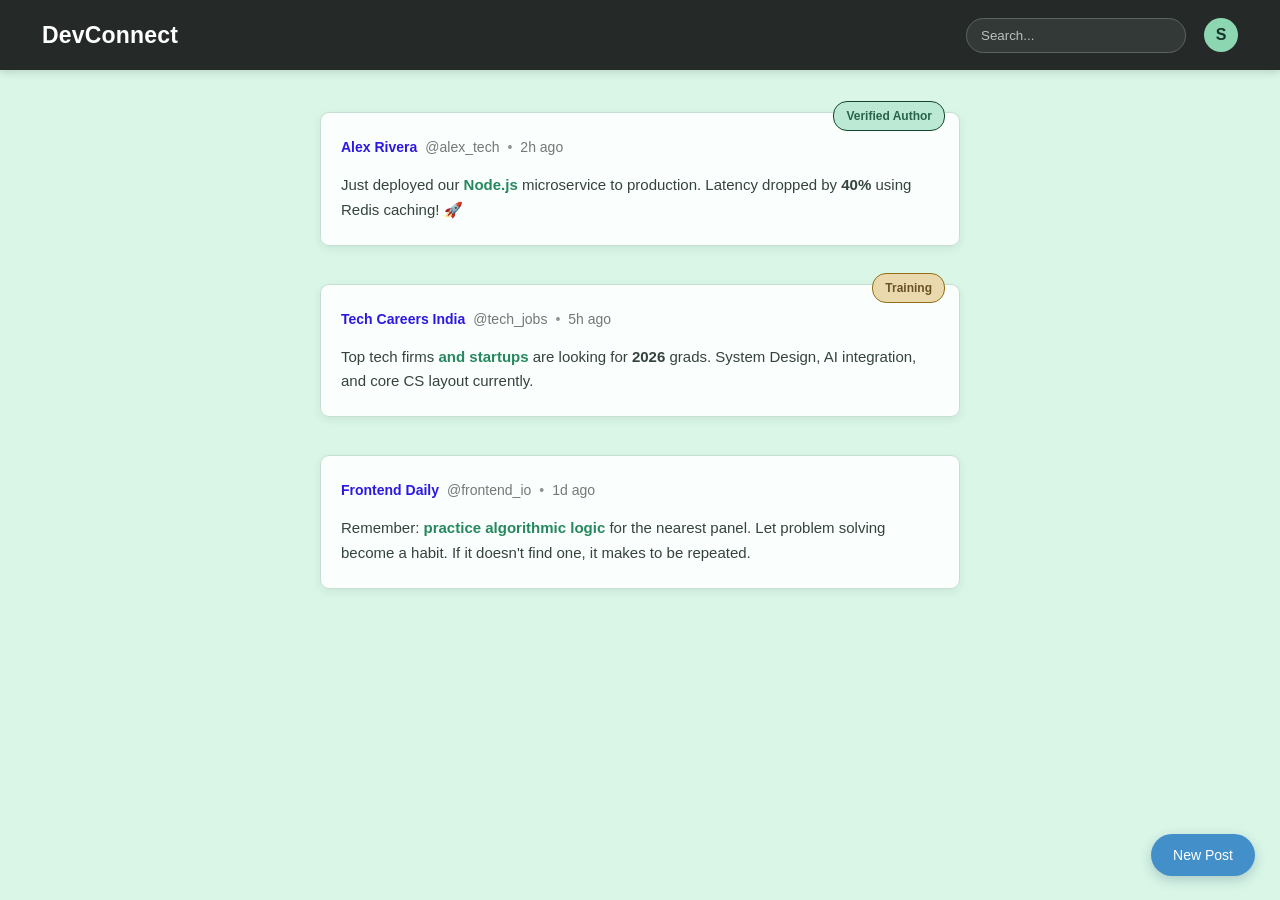
<file: css_practice/index.html>
<!DOCTYPE html>
<html lang="en">
<head>
  <meta charset="UTF-8">
  <meta name="viewport" content="width=device-width, initial-scale=1.0">
  <title>DevConnect</title>
  <style>
    * {
      box-sizing: border-box;
      margin: 0;
      padding: 0;
    }

    body {
      font-family: Arial, Helvetica, sans-serif;
      background: #d9f6e7;
      color: #17251f;
      min-height: 100vh;
    }

    /* Top navigation */
    .navbar {
      height: 70px;
      background: #252a28;
      color: white;
      display: flex;
      align-items: center;
      justify-content: space-between;
      padding: 0 42px;
      box-shadow: 0 2px 8px rgba(0, 0, 0, 0.15);
    }

    .logo {
      font-size: 23px;
      font-weight: 700;
      letter-spacing: 0.2px;
    }

    .nav-right {
      display: flex;
      align-items: center;
      gap: 18px;
    }

    .search {
      width: 220px;
      padding: 9px 14px;
      border: 1px solid #5c6560;
      border-radius: 20px;
      background: #333936;
      color: white;
      outline: none;
    }

    .search::placeholder {
      color: #b9c0bd;
    }

    .profile {
      width: 34px;
      height: 34px;
      border-radius: 50%;
      background: #8dd6b2;
      color: #173428;
      display: grid;
      place-items: center;
      font-weight: bold;
    }

    /* Main feed */
    .feed {
      width: 100%;
      max-width: 680px;
      margin: 42px auto 100px;
      padding: 0 20px;
    }

    .post {
      position: relative;
      background: rgba(255, 255, 255, 0.88);
      border: 1px solid #c7dfd2;
      border-radius: 9px;
      padding: 26px 20px 22px;
      margin-bottom: 38px;
      box-shadow: 0 3px 8px rgba(32, 66, 51, 0.08);
    }

    .badge {
      position: absolute;
      right: 14px;
      top: -12px;
      padding: 7px 12px;
      border-radius: 14px;
      font-size: 12px;
      font-weight: 700;
      background: #bce9d4;
      color: #28634a;
      border: 1px solid #12472d;
    }

    .badge.training {
      background: #ead9ad;
      color: #685225;
      border-color: #926f16;
    }

    .post-header {
      display: flex;
      align-items: center;
      gap: 8px;
      margin-bottom: 18px;
      font-size: 14px;
    }

    .author {
      font-weight: 700;
      color: #2c18e2;
    }

    .handle,
    .time {
      color: #727976;
    }

    .dot {
      color: #8a9691;
    }

    .post-text {
      font-size: 15px;
      line-height: 1.65;
      color: #35433d;
    }

    .post-text .highlight {
      color: #25885f;
      font-weight: 600;
    }

    /* Floating button */
    .new-post {
      position: fixed;
      right: 25px;
      bottom: 24px;
      border: none;
      border-radius: 24px;
      padding: 13px 22px;
      background: #438fca;
      color: white;
      font-size: 14px;
      cursor: pointer;
      box-shadow: 0 4px 12px rgba(35, 75, 101, 0.25);
    }

    .new-post:hover {
      background: #327eb9;
    }

    @media (max-width: 700px) {
      .navbar {
        padding: 0 18px;
      }

      .search {
        width: 130px;
      }

      .feed {
        margin-top: 30px;
      }
    }
  </style>
</head>

<body>

  <nav class="navbar">
    <div class="logo">DevConnect</div>

    <div class="nav-right">
      <input class="search" type="text" placeholder="Search...">
      <div class="profile">S</div>
    </div>
  </nav>

  <main class="feed">

    <article class="post">
      <span class="badge">Verified Author</span>

      <div class="post-header">
        <span class="author">Alex Rivera</span>
        <span class="handle">@alex_tech</span>
        <span class="dot">•</span>
        <span class="time">2h ago</span>
      </div>

      <p class="post-text">
        Just deployed our <span class="highlight">Node.js</span> microservice to production.
        Latency dropped by <strong>40%</strong> using Redis caching! 🚀
      </p>
    </article>

    <article class="post">
      <span class="badge training">Training</span>

      <div class="post-header">
        <span class="author">Tech Careers India</span>
        <span class="handle">@tech_jobs</span>
        <span class="dot">•</span>
        <span class="time">5h ago</span>
      </div>

      <p class="post-text">
        Top tech firms <span class="highlight">and startups</span> are looking for
        <strong>2026</strong> grads. System Design, AI integration, and core CS layout
        currently.
      </p>
    </article>

    <article class="post">
      <div class="post-header">
        <span class="author">Frontend Daily</span>
        <span class="handle">@frontend_io</span>
        <span class="dot">•</span>
        <span class="time">1d ago</span>
      </div>

      <p class="post-text">
        Remember: <span class="highlight">practice algorithmic logic</span> for the
        nearest panel. Let problem solving become a habit. If it doesn't find one,
        it makes to be repeated.
      </p>
    </article>

  </main>

  <button class="new-post" onclick="createPost()">New Post</button>

  <script>
    function createPost() {
      alert("New post button clicked!");
    }
  </script>

</body>
</html>
</file>
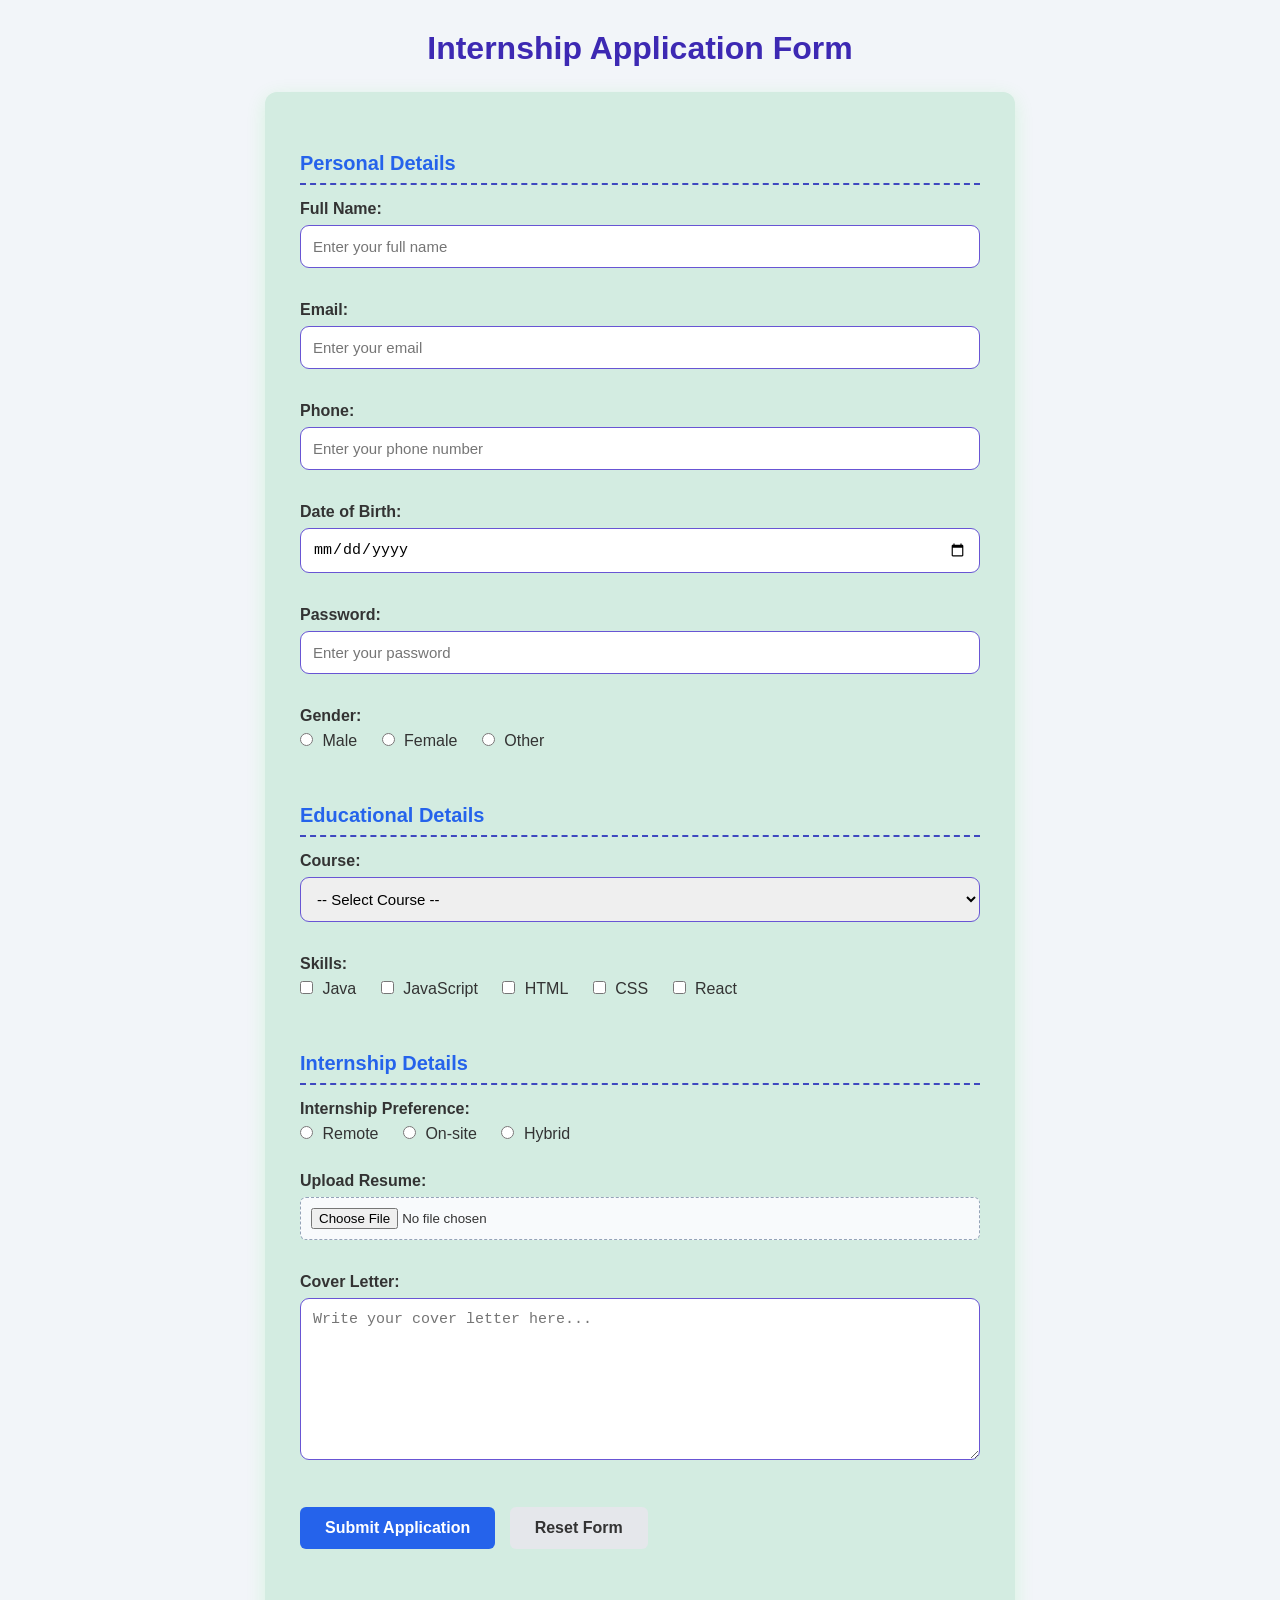
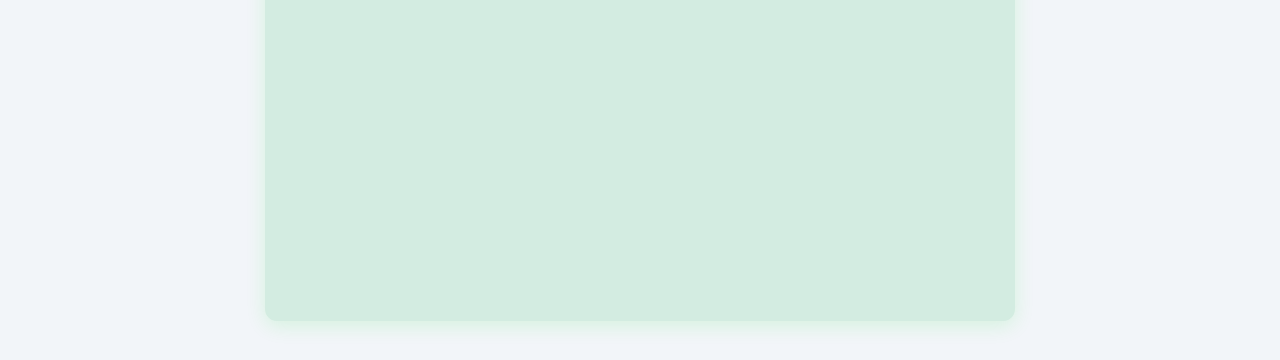
<file: web_devlopment_practice/index.html>
<!DOCTYPE html>
<html lang="en">
<head>
    <meta charset="UTF-8">
    <meta name="viewport" content="width=device-width, initial-scale=1.0">
    <title>Internship Application Form</title>
    <link rel="stylesheet" href="style.css">
    
</head>
<body>

    <h1>Internship Application Form</h1>

    <form action="#" method="post" enctype="multipart/form-data">

        <!-- Personal Details -->
        <h2>Personal Details</h2>

        <label for="fullname">Full Name:</label>
        <input type="text" id="fullname" name="fullname"
               placeholder="Enter your full name" required>
        <br><br>

        <label for="email">Email:</label>
        <input type="email" id="email" name="email"
               placeholder="Enter your email" required>
        <br><br>

        <label for="phone">Phone:</label>
        <input type="tel" id="phone" name="phone"
               placeholder="Enter your phone number" required>
        <br><br>

        <label for="dob">Date of Birth:</label>
        <input type="date" id="dob" name="dob" required>
        <br><br>

        <label for="password">Password:</label>
        <input type="password" id="password" name="password"
               placeholder="Enter your password" required>
        <br><br>

        <!-- Gender -->
        <label>Gender:</label><br>

        <input type="radio" id="male" name="gender" value="Male" required>
        <label for="male">Male</label>

        <input type="radio" id="female" name="gender" value="Female">
        <label for="female">Female</label>

        <input type="radio" id="other" name="gender" value="Other">
        <label for="other">Other</label>

        <br><br>

        <!-- Education -->
        <h2>Educational Details</h2>

        <label for="course">Course:</label>
        <select id="course" name="course" required>
            <option value="">-- Select Course --</option>
            <option value="CSE">CSE</option>
            <option value="IT">IT</option>
            <option value="ECE">ECE</option>
            <option value="Mechanical">Mechanical</option>
        </select>

        <br><br>

        <!-- Skills -->
        <label>Skills:</label><br>

        <input type="checkbox" id="java" name="skills" value="Java">
        <label for="java">Java</label>

        <input type="checkbox" id="javascript" name="skills" value="JavaScript">
        <label for="javascript">JavaScript</label>

        <input type="checkbox" id="html" name="skills" value="HTML">
        <label for="html">HTML</label>

        <input type="checkbox" id="css" name="skills" value="CSS">
        <label for="css">CSS</label>

        <input type="checkbox" id="react" name="skills" value="React">
        <label for="react">React</label>

        <br><br>

        <!-- Internship Preference -->
        <h2>Internship Details</h2>

        <label>Internship Preference:</label><br>

        <input type="radio" id="remote" name="internship_preference" value="Remote" required>
        <label for="remote">Remote</label>

        <input type="radio" id="onsite" name="internship_preference" value="On-site">
        <label for="onsite">On-site</label>

        <input type="radio" id="hybrid" name="internship_preference" value="Hybrid">
        <label for="hybrid">Hybrid</label>

        <br><br>

        <!-- Resume -->
        <label for="resume">Upload Resume:</label>
        <input type="file" id="resume" name="resume"
               accept=".pdf,.doc,.docx" required>

        <br><br>

        <!-- Cover Letter -->
        <label for="coverletter">Cover Letter:</label><br>
        <textarea id="coverletter" name="coverletter"
                  rows="8" cols="50"
                  placeholder="Write your cover letter here..."
                  required></textarea>

        <br><br>

        <!-- Buttons -->
        <input type="submit" value="Submit Application">
        <input type="reset" value="Reset Form">
        <br><br>
        <iframe width="560" height="315" src="https://www.youtube.com/embed/66qtyCHyCDU?si=xgplO1SEhyRpHO3M" title="YouTube video player" frameborder="0" allow="accelerometer; autoplay; clipboard-write; encrypted-media; gyroscope; picture-in-picture; web-share" referrerpolicy="strict-origin-when-cross-origin" allowfullscreen></iframe>

    </form>

</body>
</html>
</file>
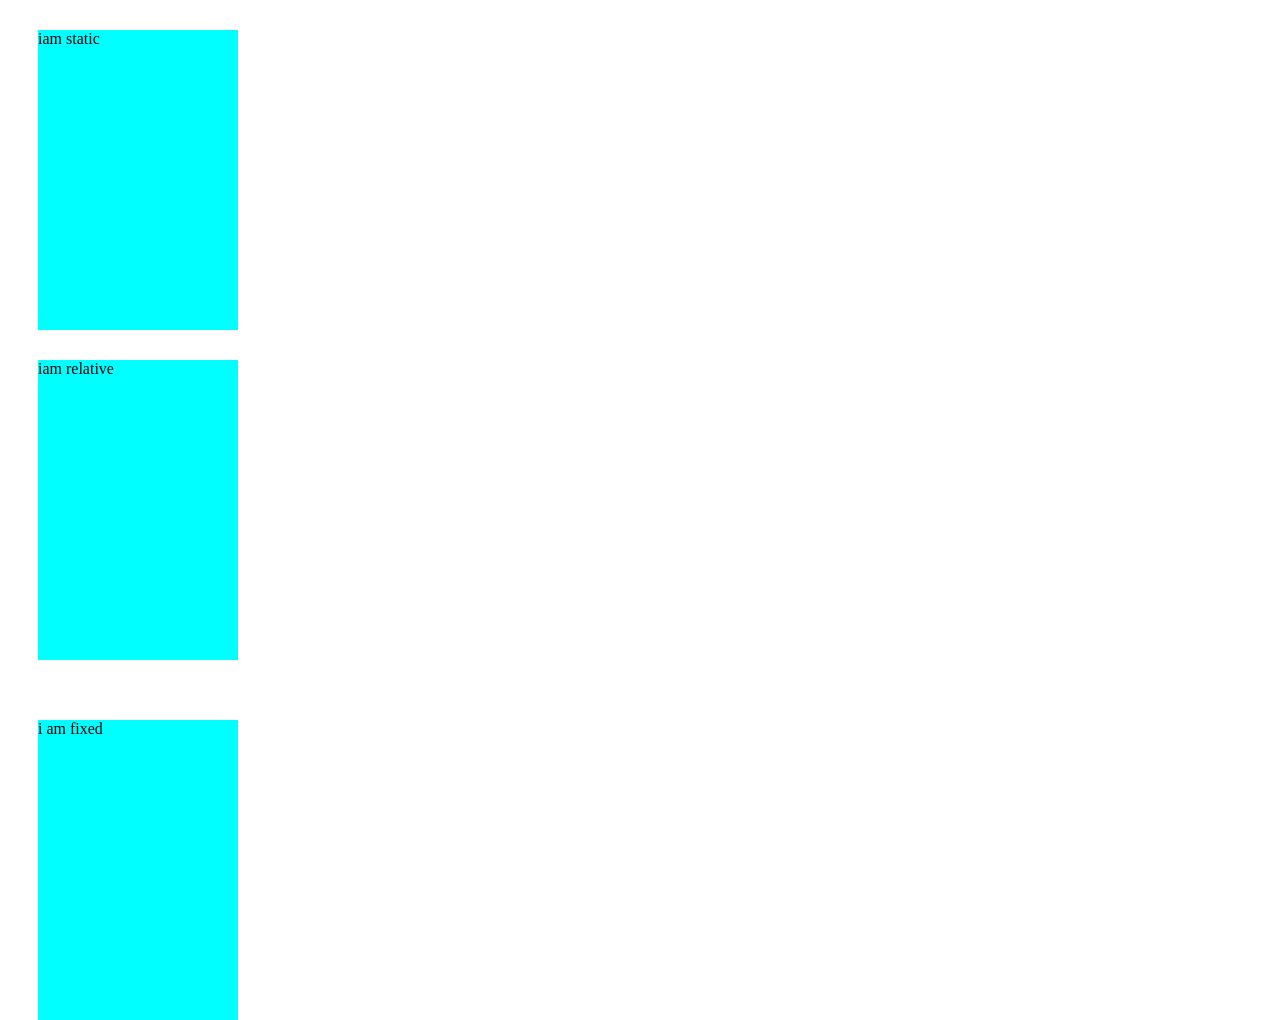
<file: web_devlopment_practice/css_projection.html>
<!doctype html>
<html lang="en">
    <head>
         <meta charset="UTF-8">
    <meta name="viewport" content="width=device-width, initial-scale=1.0">
    <title>devConnect</title>
    </head>
    <style>

        .box{
            background-color: aqua;
            width: 200px;
            height: 300px;
            margin: 30px;

        }
        #box-1{
            position: sticky;
        }
        #box-2{
            position: relative;
            
        }
        #box-3{
            position: absolute;
            
        
        }
        #box-4{
            position: fixed;
        }

    </style>
    <title>devConnect</title>
    <head>
        
        <div class="parent">
            <div id="box-1" class="box">iam static </div>
            <div id="box-2"class="box">iam relative</div>
            <div id="box-3" class="box">iam absolute</div>
            <div id="box-4"class="box">i am fixed</div>
        </div>
    </head>


</html>
</file>
<file: web_devlopment_practice/style.css>
/* Reset */

*{
    box-sizing: border-box;
    margin: 0;
    padding: 0;
}
/* Page */
body {
    font-family: Arial, sans-serif;
    background: #f2f5f9;
    color: #333;
    padding: 30px 15px;
}

/* Main Heading */
h1 {
    text-align: center;
    color: #3d29b3;
    margin-bottom: 25px;
    font-size: 32px;
}

/* Form Container */
form {
    max-width: 750px;
    margin: auto;
    background: rgb(211, 236, 225);
    padding: 35px;
    border-radius: 12px;
    box-shadow: 0 5px 20px rgba(12, 233, 30, 0.12);
}

/* Section Headings */
h2 {
    color: #2563eb;
    font-size: 20px;
    margin: 25px 0 15px;
    padding-bottom: 8px;
    border-bottom: 2px dashed #3f48c0;
}

/* Labels */
label {
    font-weight: 600;
    display: inline-block;
    margin-bottom: 7px;
}

/* Text Inputs */
input[type="text"],
input[type="email"],
input[type="tel"],
input[type="date"],
input[type="password"],
select,
textarea {
    width: 100%;
    padding: 12px;
    margin-bottom: 15px;
    border: 1px solid #6855d4;
    border-radius: 9px;
    font-size: 15px;
    outline: none;
    transition: 0.3s;
}

/* Focus Effect */
input[type="text"]:focus,
input[type="email"]:focus,
input[type="tel"]:focus,
input[type="date"]:focus,
input[type="password"]:focus,
select:focus,
textarea:focus {
    border-color: #dbc3c3;
    box-shadow: 0 0 5px rgba(37, 99, 235, 0.25);
}

/* Textarea */
textarea {
    resize: vertical;
    min-height: 150px;
}

/* Radio Buttons & Checkboxes */
input[type="radio"],
input[type="checkbox"] {
    margin-right: 5px;
    margin-bottom: 15px;
    accent-color: #2563eb;
}

input[type="radio"] + label,
input[type="checkbox"] + label {
    font-weight: normal;
    margin-right: 20px;
}

/* File Input */
input[type="file"] {
    width: 100%;
    padding: 10px;
    margin-bottom: 15px;
    border: 1px dashed #94a3b8;
    border-radius: 6px;
    background: #f8fafc;
}

/* Buttons */
input[type="submit"],
input[type="reset"] {
    padding: 12px 25px;
    border: none;
    border-radius: 6px;
    font-size: 16px;
    font-weight: bold;
    cursor: pointer;
    margin-top: 10px;
}

/* Submit */
input[type="submit"] {
    background: #2563eb;
    color: white;
}

input[type="submit"]:hover {
    background: #3d0694;
}

/* Reset */
input[type="reset"] {
    background: #e5e7eb;
    color: #333;
    margin-left: 10px;
}

input[type="reset"]:hover {
    background: #a5aeb8;
}

/* Mobile Responsive */
@media (max-width: 600px) {
    body {
        padding: 15px;
    }

    form {
        padding: 20px;
    }

    h1 {
        font-size: 26px;
    }

    input[type="submit"],
    input[type="reset"] {
        width: 100%;
        margin: 5px 0;
    }
}
</file>
